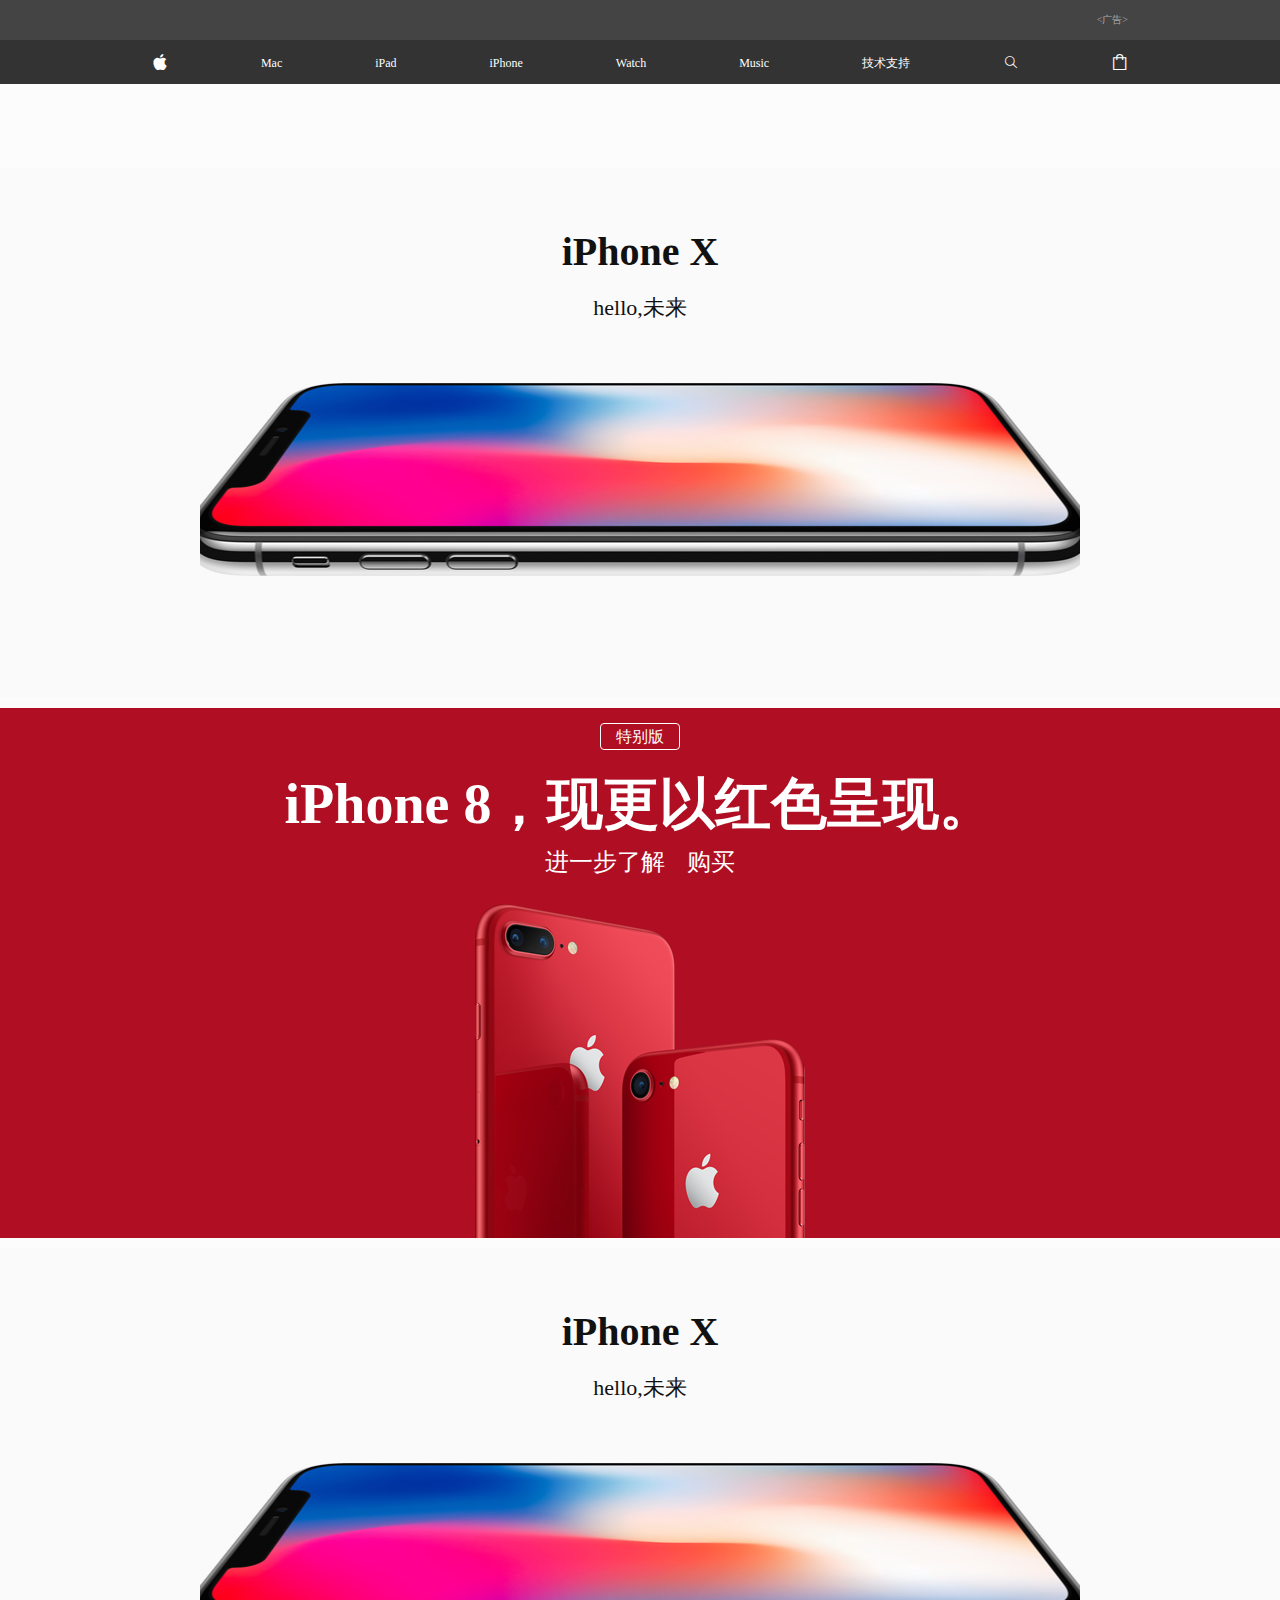
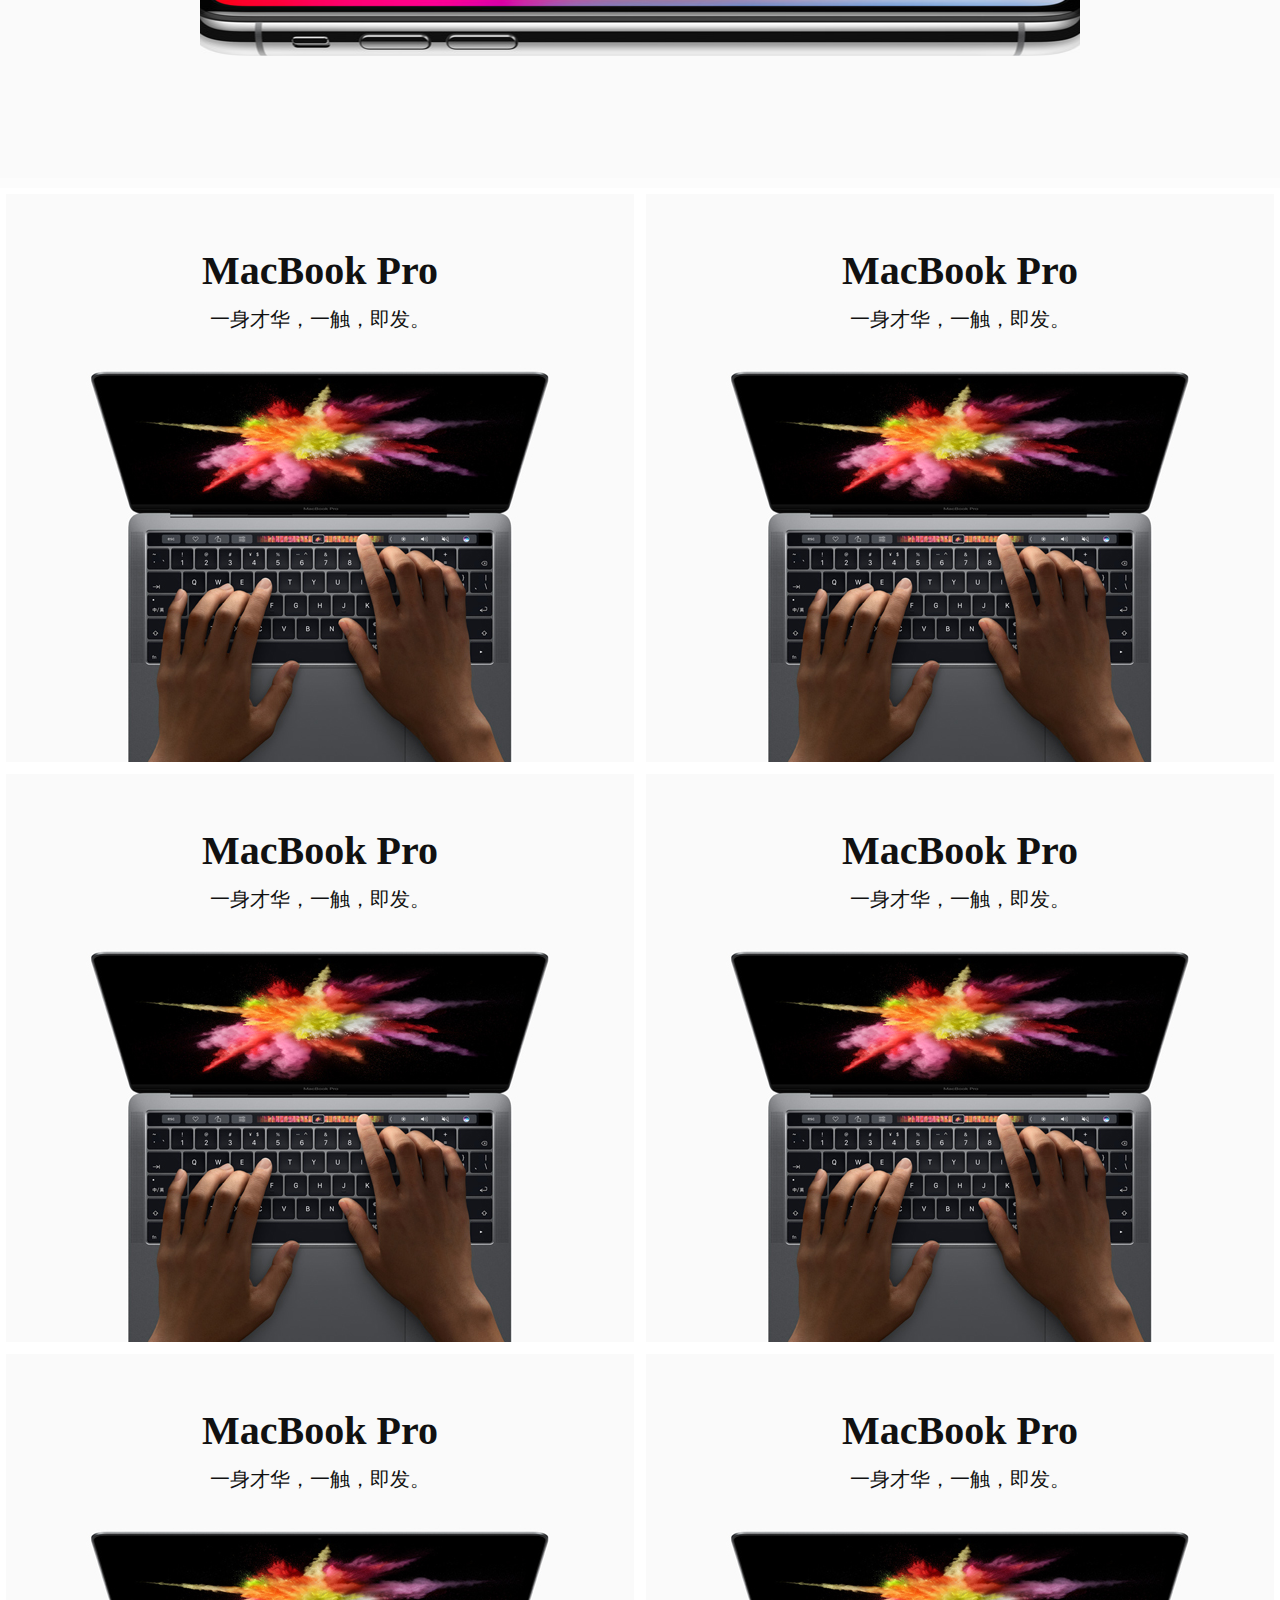
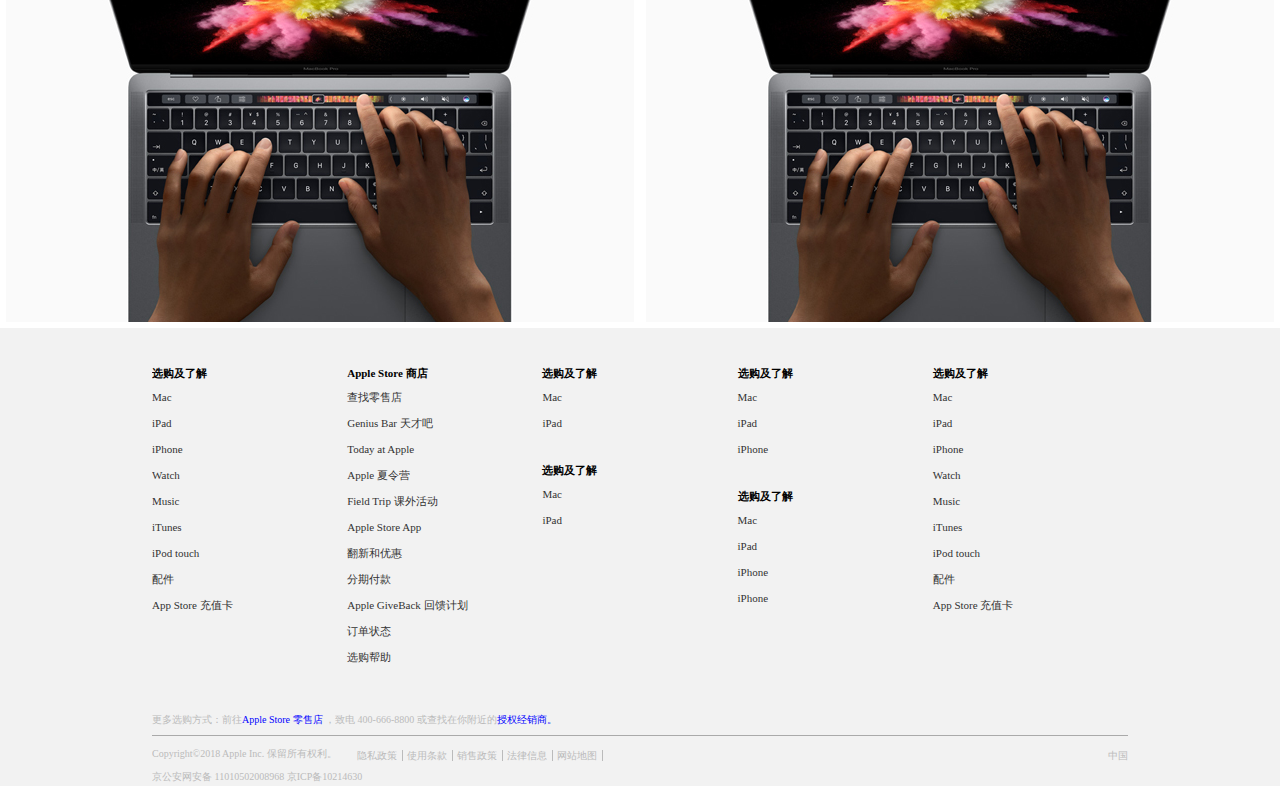
<file: index.html>
<!DOCTYPE html>
<html lang="en">
    <head>
        <meta charset="utf-8">
        <link rel="stylesheet" href="css/index.css">
        <link rel="stylesheet" href="font/iconfont.css">
		<script src="js/index.js"></script>
		<script src="js/jquery-3.3.1.min.js"></script>

        <title>苹果</title>
    </head>
    <body>
    <!-- 顶部开始 -->
		<div class="ding">
			<div class="neik">
				<h3>&lt;广告&gt;</h3>
			</div>
		</div>
	<!-- 顶部结束 -->
	<!-- 导航开始 -->
		<nav class="max">
			<ul>
				<li><a href=""><i class="iconfont icon-pingguologo"></i></a></li>
				<li><a href="">Mac</a></li>
				<li><a href="">iPad</a></li>
				<li><a href="">iPhone</a></li>
				<li><a href="">Watch</a></li>
				<li><a href="">Music</a></li>
				<li><a href="">技术支持</a></li>
				<li><a href=""><i class="iconfont icon-suosou"></i></a></li>
				<li><a href=""><i class="iconfont icon-gouwudai"></i></a></li>
			</ul>
		</nav>
		<nav class="min">
			<ul>
				<li><a href=""><i class="iconfont icon-liebiao"></i></a></li>
				<li><a href=""><i class="iconfont icon-pingguologo"></i></a></li>
				<li><a href=""><i class="iconfont icon-suosou"></i></a></li>
			</ul>
		</nav>
	<!-- 导航结束 -->
	<!-- 内容开始 -->
	<section>
		<ul class="iphonex">
			<li class="large">
				<a href="">
					<h1>iPhone X</h1>
					<h2>hello,未来</h2>
					<div class="pic"></div>
				</a>
			</li>
			<li class="medium">
				<a href="">
					<h1>iPhone X</h1>
					<h2>hello,未来</h2>
					<div class="pic"></div>
				</a>
			</li>
			<li class="small">
				<a href="">
					<h1>iPhone X</h1>
					<h2>hello,未来</h2>
					<div class="pic"></div>
				</a>
			</li>
		</ul>
		<ul class="iphone8">
			<li class="large">
				<div class="word">
					<span>特别版</span>
					<h3>iPhone 8，现更以红色呈现。</h3>
					<div class="lianjie">
						<a href="">进一步了解<i class="iconfont"></i>&nbsp;&nbsp;&nbsp;</a>
						<a href="">购买<i class="iconfont"></i></a>
					</div>
				</div>
				<div class="pic"></div>	
			</li>
			<li class="medium">
				<div class="word">
					<span>特别版</span>
					<h3>iPhone 8，现更以红色呈现。</h3>
					<div class="lianjie">
						<a href="">进一步了解<i class="iconfont"></i>&nbsp;&nbsp;&nbsp;</a>
						<a href="">购买<i class="iconfont"></i></a>
					</div>
				</div>
				<div class="pic"></div>	
			</li>
			<li class="small">
				<div class="word">
					<span>特别版</span>
					<h3>iPhone 8，</h3>
					<h4>现更以红色呈现。</h4>
					<div class="lianjie">
						<a href="">进一步了解<i class="iconfont"></i>&nbsp;&nbsp;&nbsp;</a>
						<a href="">购买<i class="iconfont"></i></a>
					</div>
				</div>
				<div class="pic"></div>	
			</li>
		</ul>
		<ul class="iphonex">
			<li class="large">
				<a href="">
					<h1>iPhone X</h1>
					<h2>hello,未来</h2>
					<div class="pic"></div>
				</a>
			</li>
			<li class="medium">
				<a href="">
					<h1>iPhone X</h1>
					<h2>hello,未来</h2>
					<div class="pic"></div>
				</a>
			</li>
			<li class="small">
				<a href="">
					<h1>iPhone X</h1>
					<h2>hello,未来</h2>
					<div class="pic"></div>
				</a>
			</li>
		</ul>
	</section>
	<div class="large">
		<ul class="macbook">
				<li>
					<a href="">
						<div class="word">
							<h3>MacBook&nbsp;Pro</h3>
							<h4>一身才华，一触，即发。</h4>
						</div>
						<h3 class="pic1"></h3>
					</a>
				</li>
				<li>
					<a href="">
						<div class="word">
							<h3>MacBook&nbsp;Pro</h3>
							<h4>一身才华，一触，即发。</h4>
							<h3 class="pic1"></h3>
						</div>
						
					</a>
				</li>
				<li>
					<a href="">
						<div class="word">
							<h3>MacBook&nbsp;Pro</h3>
							<h4>一身才华，一触，即发。</h4>
							<h3 class="pic1"></h3>
						</div>
					</a>
				</li>
				<li>
					<a href="">
						<div class="word">
							<h3>MacBook&nbsp;Pro</h3>
							<h4>一身才华，一触，即发。</h4>
							<h3 class="pic1"></h3>
						</div>
					</a>
				</li>
				<li>
					<a href="">
						<div class="word">
							<h3>MacBook&nbsp;Pro</h3>
							<h4>一身才华，一触，即发。</h4>
							<h3 class="pic1"></h3>
						</div>
					</a>
				</li>
				<li>
					<a href="">
						<div class="word">
							<h3>MacBook&nbsp;Pro</h3>
							<h4>一身才华，一触，即发。</h4>
							<h3 class="pic1"></h3>
						</div>
					</a>
				</li>
		</ul>
	</div>
	<div class="medium">
		<ul class="macbook">
				<li>
					<a href="">
						<div class="word">
							<h3>MacBook&nbsp;Pro</h3>
							<h4>一身才华，一触，即发。</h4>
						</div>
						<div class="pic1"></div>
					</a>
				</li>
				<li>
					<a href="">
						<div class="word">
							<h3>MacBook&nbsp;Pro</h3>
							<h4>一身才华，一触，即发。</h4>
						</div>
						<div class="pic1"></div>
					</a>
				</li>
				<li>
					<a href="">
						<div class="word">
							<h3>MacBook&nbsp;Pro</h3>
							<h4>一身才华，一触，即发。</h4>
						</div>
						<div class="pic1"></div>
					</a>
				</li>
				<li>
					<a href="">
						<div class="word">
							<h3>MacBook&nbsp;Pro</h3>
							<h4>一身才华，一触，即发。</h4>
						</div>
						<div class="pic1"></div>
					</a>
				</li>
				<li>
					<a href="">
						<div class="word">
							<h3>MacBook&nbsp;Pro</h3>
							<h4>一身才华，一触，即发。</h4>
						</div>
						<div class="pic1"></div>
					</a>
				</li>
				<li>
					<a href="">
						<div class="word">
							<h3>MacBook&nbsp;Pro</h3>
							<h4>一身才华，一触，即发。</h4>
						</div>
						<div class="pic1"></div>
					</a>
				</li>
		</ul>
	</div>
	<div class="small">
		<ul class="macbook">
				<li>
					<a href="">
						<div class="word">
							<h3>MacBook&nbsp;Pro</h3>
							<h4>一身才华，一触，即发。</h4>
						</div>
						<div class="pic1"></div>
					</a>
				</li>
				<li>
					<a href="">
						<div class="word">
							<h3>MacBook&nbsp;Pro</h3>
							<h4>一身才华，一触，即发。</h4>
						</div>
						<div class="pic1"></div>
					</a>
				</li>
				<li>
					<a href="">
						<div class="word">
							<h3>MacBook&nbsp;Pro</h3>
							<h4>一身才华，一触，即发。</h4>
						</div>
						<div class="pic1"></div>
					</a>
				</li>
				<li>
					<a href="">
						<div class="word">
							<h3>MacBook&nbsp;Pro</h3>
							<h4>一身才华，一触，即发。</h4>
						</div>
						<div class="pic1"></div>
					</a>
				</li>
				<li>
					<a href="">
						<div class="word">
							<h3>MacBook&nbsp;Pro</h3>
							<h4>一身才华，一触，即发。</h4>
						</div>
						<div class="pic1"></div>
					</a>
				</li>
				<li>
					<a href="">
						<div class="word">
							<h3>MacBook&nbsp;Pro</h3>
							<h4>一身才华，一触，即发。</h4>
						</div>
						<div class="pic1"></div>
					</a>
				</li>
		</ul>
	</div>
	<!-- 内容结束 -->
	<!-- 底部开始 -->
	<footer>
		<div class="dineikuan">
			<div class="fenbu">
			<div class="list1">
				<h3>选购及了解</h3>
				<ul>
					<li><a href="">Mac</a></li>
					<li><a href="">iPad</a></li>
					<li><a href="">iPhone</a></li>
					<li><a href="">Watch</a></li>
					<li><a href="">Music</a></li>
					<li><a href="">iTunes</a></li>
					<li><a href="">iPod touch</a></li>
					<li><a href="">配件</a></li>
					<li><a href="">App Store 充值卡</a></li>
				</ul>
			</div>
			<div class="list1">
				<h3>Apple Store 商店</h3>
				<ul>
					<li><a href="">查找零售店</a></li>
					<li><a href="">Genius Bar 天才吧</a></li>
					<li><a href="">Today at Apple</a></li>
					<li><a href="">Apple 夏令营</a></li>
					<li><a href="">Field Trip 课外活动</a></li>
					<li><a href="">Apple Store App</a></li>
					<li><a href="">翻新和优惠</a></li>
					<li><a href="">分期付款</a></li>
					<li><a href="">Apple GiveBack 回馈计划</a>
					</li>
					<li><a href="">订单状态</a></li>
					<li><a href="">选购帮助</a></li>
				</ul>
			</div>
			<div class="list1">
				<h3>选购及了解</h3>
				<ul>
					<li><a href="">Mac</a></li>
					<li><a href="">iPad</a></li>
				</ul>
				<div class="jiange"></div>
				<h3>选购及了解</h3>
				<ul>
					<li><a href="">Mac</a></li>
					<li><a href="">iPad</a></li>
				</ul>
			</div>
			<div class="list1">
				<h3>选购及了解</h3>
				<ul>
					<li><a href="">Mac</a></li>
					<li><a href="">iPad</a></li>
					<li><a href="">iPhone</a></li>
				</ul>
				<div class="jiange"></div>
				<h3>选购及了解</h3>
				<ul>
					<li><a href="">Mac</a></li>
					<li><a href="">iPad</a></li>
					<li><a href="">iPhone</a></li>
					<li><a href="">iPhone</a></li>

				</ul>
			</div>
			<div class="list1">
				<h3>选购及了解</h3>
				<ul>
					<li><a href="">Mac</a></li>
					<li><a href="">iPad</a></li>
					<li><a href="">iPhone</a></li>
					<li><a href="">Watch</a></li>
					<li><a href="">Music</a></li>
					<li><a href="">iTunes</a></li>
					<li><a href="">iPod touch</a></li>
					<li><a href="">配件</a></li>
					<li><a href="">App Store 充值卡</a></li>
				</ul>
			</div>
			</div>
		
			<div class="zi">
				<p class="firstword">
					更多选购方式：前往<a href="">Apple Store 零售店</a> ，致电 400-666-8800 或查找在你附近的<a href="">授权经销商。</a>
				</p>
				<div class="zixia">
					<span class="banquan">
						Copyright&copy;2018 Apple Inc. 保留所有权利。
					</span>
					<div class="xiangguanlainjie">
						<a href="">隐私政策</a>
						<a href="">使用条款</a>
						<a href="">销售政策</a>
						<a href="">法律信息</a>
						<a href="">网站地图</a>
					</div>
					<div class="country">
						<a href="">中国</a>
					</div>
					
				</div>
				<div class="second">
				<p >
						京公安网安备 11010502008968 <a href="">京ICP备10214630</a>
				</p>
				</div>
			</div>
		</div>
		<div class="dineikuan2">
			<div class="biao">
				选购与了解<i class="iconfont icon-jia"></i>

			</div>
			<ul>
				<li><a href="">Mac</a></li>
				<li><a href="">iPad</a></li>
				<li><a href="">iPhone</a></li>
				<li><a href="">Watch</a></li>
				<li><a href="">Music</a></li>
				<li><a href="">iTunes</a></li>
				<li><a href="">iPod touch</a></li>
				<li><a href="">配件</a></li>
				<li><a href="">App Store 充值卡</a></li>
			</ul>
		 	<div class="biao">
				选购与了解<i class="iconfont icon-jia"></i>
			</div>
			<ul>
				<li><a href="">Mac</a></li>
				<li><a href="">iPad</a></li>
				<li><a href="">iPhone</a></li>
				<li><a href="">iPhone</a></li>

			</ul>
			<div class="biao">
				选购与了解<i class="iconfont icon-jia"></i>
			</div>
			<ul>
				<li><a href="">Mac</a></li>
				<li><a href="">iPad</a></li>
				<li><a href="">iPhone</a></li>
				<li><a href="">iPhone</a></li>

			</ul>
			<div class="biao">
				选购与了解<i class="iconfont icon-jia"></i>
			</div>
			<ul>
				<li><a href="">Mac</a></li>
				<li><a href="">iPad</a></li>
				<li><a href="">iPhone</a></li>
				<li><a href="">iPhone</a></li>

			</ul>
			<div class="biao">
				选购与了解<i class="iconfont icon-jia"></i>
			</div>
			<ul>
				<li><a href="">Mac</a></li>
				<li><a href="">iPad</a></li>
				<li><a href="">iPhone</a></li>
				<li><a href="">iPhone</a></li>

			</ul>
			<div class="biao">
				选购与了解<i class="iconfont icon-jia"></i>
			</div>
			<ul>
				<li><a href="">Mac</a></li>
				<li><a href="">iPad</a></li>
				<li><a href="">iPhone</a></li>
				<li><a href="">iPhone</a></li>

			</ul>
			<div class="biao">
				选购与了解<i class="iconfont icon-jia"></i>
			</div>
			<ul>
				<li><a href="">Mac</a></li>
				<li><a href="">iPad</a></li>
				<li><a href="">iPhone</a></li>
				<li><a href="">iPhone</a></li>

			</ul>
			<div class="zi">
				<p class="firstword">
					更多选购方式：前往<a href="">Apple Store 零售店</a> ，致电 400-666-8800 或查找在你附近的<a href="">授权经销商。</a>
				</p>
				<div class="country">
                	<a href="">中国</a>
				</div>
				<div class="zixia">
					<span class="banquan">
						Copyright&copy;2018 Apple Inc. 保留所有权利。
					</span>
					<div class="xiangguanlainjie">
						<a href="">隐私政策</a>
						<a href="">使用条款</a>
						<a href="">销售政策</a>
						<a href="">法律信息</a>
						<a href="">网站地图</a>
					</div>
					
					
				</div>
				<div class="second">
				<p >
						京公安网安备 11010502008968 <a href="">京ICP备10214630</a>
				</p>
				</div>
			</div>
		</div>

	</footer>
	<!-- 底部结束 -->
    </body>
</html>
<script>
    $(function () {
        let flag=true;
        for (let i = 0; i < $(".biao i").length; i++) {
            $(".biao i").eq(i).on("click", function () {
                if(flag){
                    open();
                    flag=false;
                }
                else {
                    close();
                    flag=true;
                }
                $(".dineikuan2>ul").eq(i).toggle();
            })
            function open() {
                $(".biao i").eq(i).css({transform:"rotate(45deg)"});
            }
            function close() {
                $(".biao i").eq(i).css({transform:"rotate(0deg)"});
            }
        }
    });




</script>
</file>
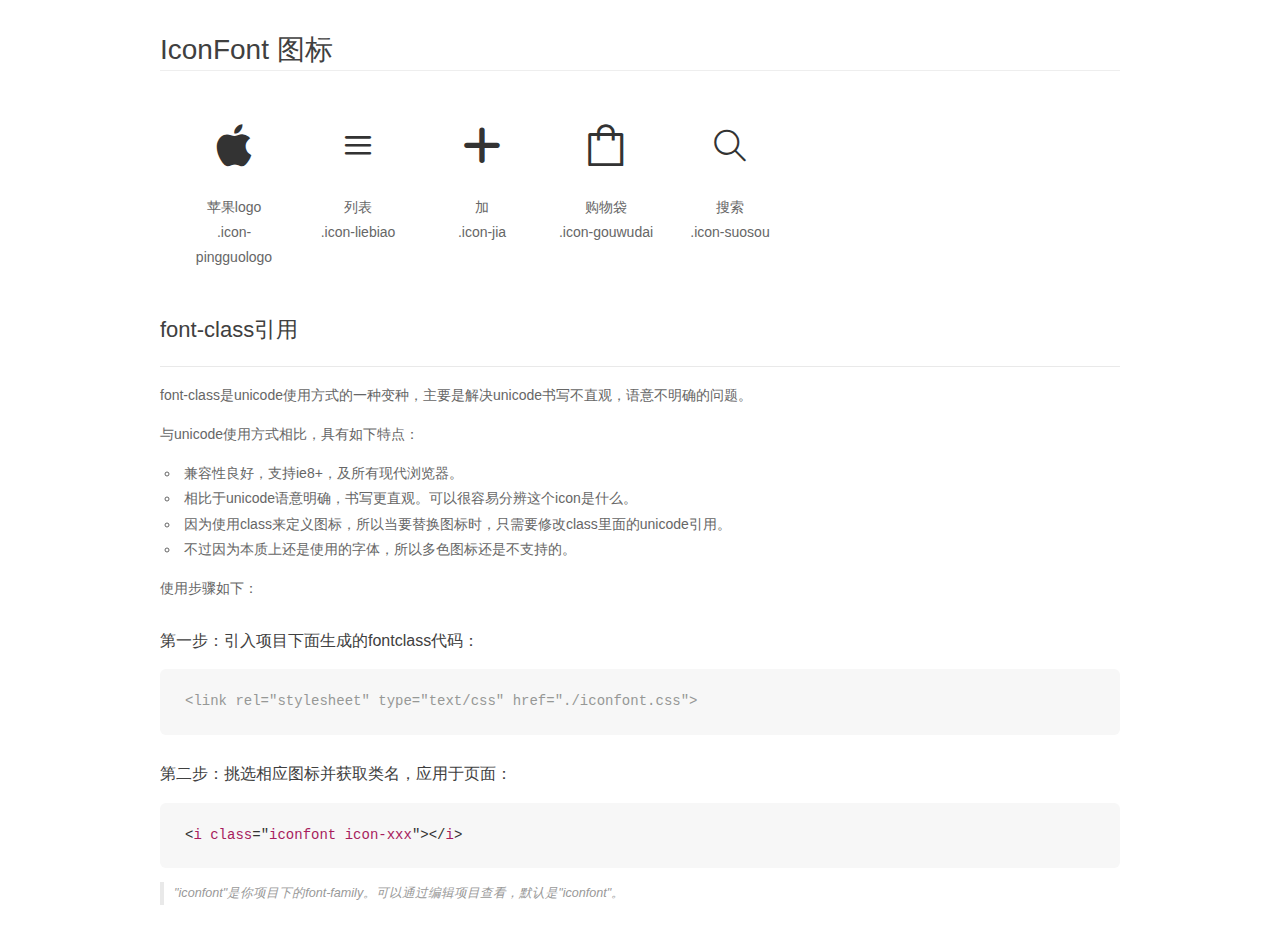
<file: font/demo_fontclass.html>
<!DOCTYPE html>
<html>
<head>
    <meta charset="utf-8"/>
    <title>IconFont</title>
    <link rel="stylesheet" href="demo.css">
    <link rel="stylesheet" href="iconfont.css">
</head>
<body>
    <div class="main markdown">
        <h1>IconFont 图标</h1>
        <ul class="icon_lists clear">
            
                <li>
                <i class="icon iconfont icon-pingguologo"></i>
                    <div class="name">苹果logo</div>
                    <div class="fontclass">.icon-pingguologo</div>
                </li>
            
                <li>
                <i class="icon iconfont icon-liebiao"></i>
                    <div class="name">列表</div>
                    <div class="fontclass">.icon-liebiao</div>
                </li>
            
                <li>
                <i class="icon iconfont icon-jia"></i>
                    <div class="name">加</div>
                    <div class="fontclass">.icon-jia</div>
                </li>
            
                <li>
                <i class="icon iconfont icon-gouwudai"></i>
                    <div class="name">购物袋</div>
                    <div class="fontclass">.icon-gouwudai</div>
                </li>
            
                <li>
                <i class="icon iconfont icon-suosou"></i>
                    <div class="name">搜索</div>
                    <div class="fontclass">.icon-suosou</div>
                </li>
            
        </ul>

        <h2 id="font-class-">font-class引用</h2>
        <hr>

        <p>font-class是unicode使用方式的一种变种，主要是解决unicode书写不直观，语意不明确的问题。</p>
        <p>与unicode使用方式相比，具有如下特点：</p>
        <ul>
        <li>兼容性良好，支持ie8+，及所有现代浏览器。</li>
        <li>相比于unicode语意明确，书写更直观。可以很容易分辨这个icon是什么。</li>
        <li>因为使用class来定义图标，所以当要替换图标时，只需要修改class里面的unicode引用。</li>
        <li>不过因为本质上还是使用的字体，所以多色图标还是不支持的。</li>
        </ul>
        <p>使用步骤如下：</p>
        <h3 id="-fontclass-">第一步：引入项目下面生成的fontclass代码：</h3>


        <pre><code class="lang-js hljs javascript"><span class="hljs-comment">&lt;link rel="stylesheet" type="text/css" href="./iconfont.css"&gt;</span></code></pre>
        <h3 id="-">第二步：挑选相应图标并获取类名，应用于页面：</h3>
        <pre><code class="lang-css hljs">&lt;<span class="hljs-selector-tag">i</span> <span class="hljs-selector-tag">class</span>="<span class="hljs-selector-tag">iconfont</span> <span class="hljs-selector-tag">icon-xxx</span>"&gt;&lt;/<span class="hljs-selector-tag">i</span>&gt;</code></pre>
        <blockquote>
        <p>"iconfont"是你项目下的font-family。可以通过编辑项目查看，默认是"iconfont"。</p>
        </blockquote>
    </div>
</body>
</html>
</file>
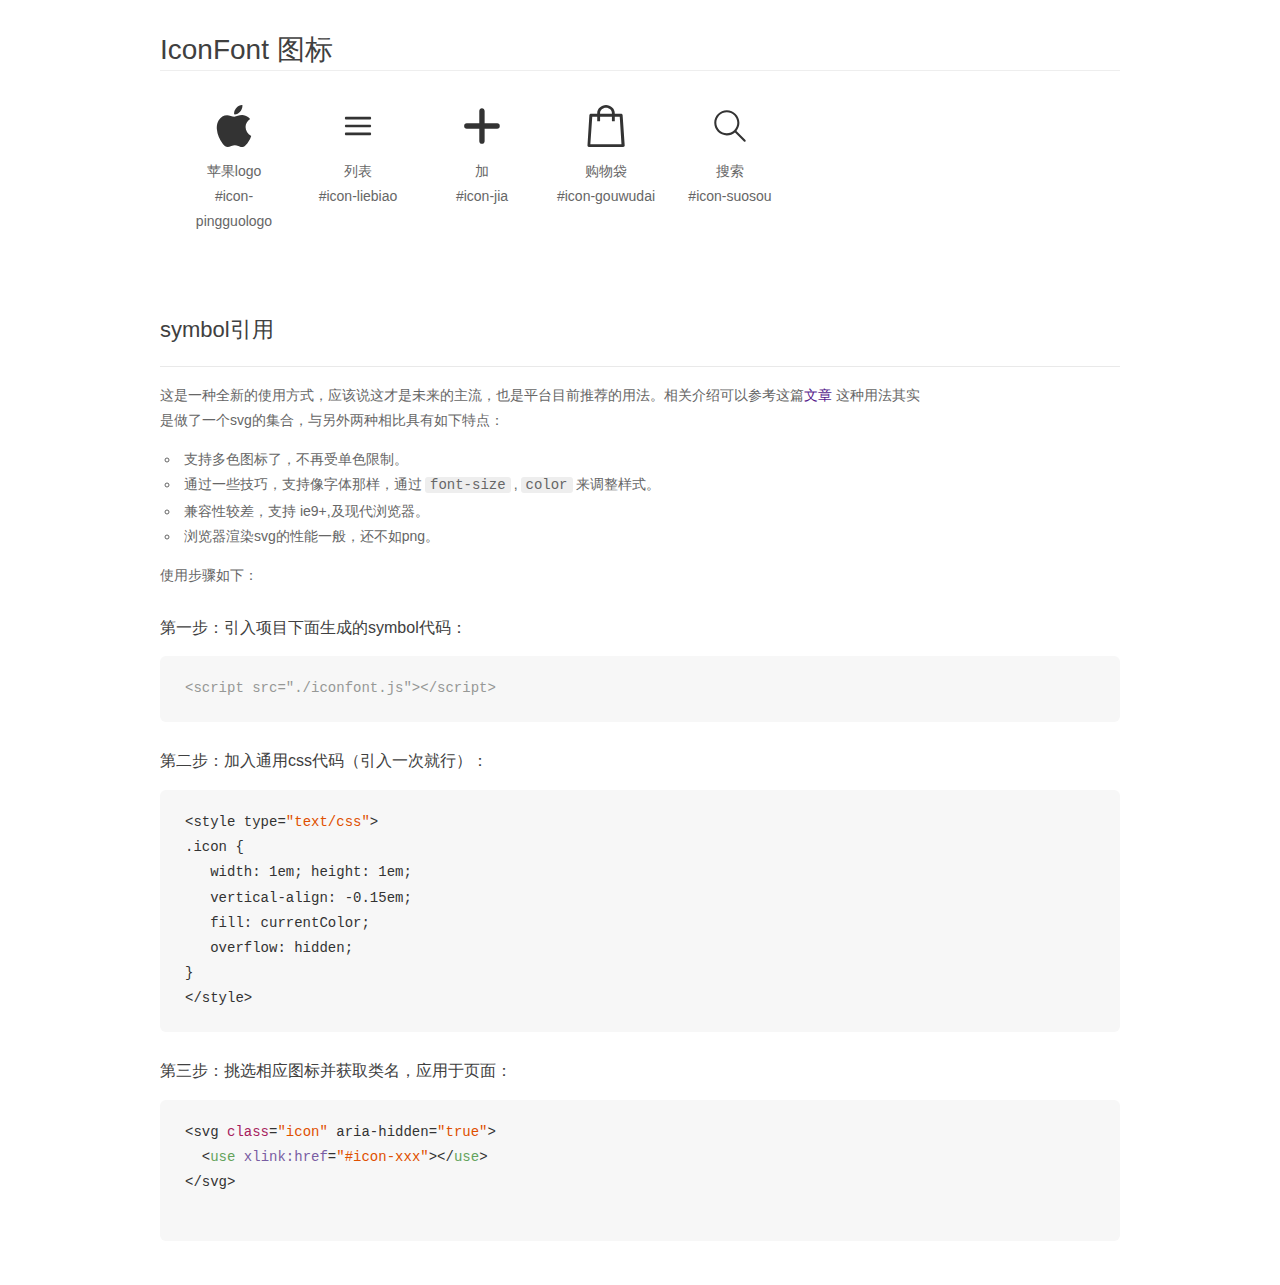
<file: font/demo_symbol.html>
<!DOCTYPE html>
<html>
<head>
    <meta charset="utf-8"/>
    <title>IconFont</title>
    <link rel="stylesheet" href="demo.css">
    <script src="iconfont.js"></script>

    <style type="text/css">
        .icon {
          /* 通过设置 font-size 来改变图标大小 */
          width: 1em; height: 1em;
          /* 图标和文字相邻时，垂直对齐 */
          vertical-align: -0.15em;
          /* 通过设置 color 来改变 SVG 的颜色/fill */
          fill: currentColor;
          /* path 和 stroke 溢出 viewBox 部分在 IE 下会显示
             normalize.css 中也包含这行 */
          overflow: hidden;
        }

    </style>
</head>
<body>
    <div class="main markdown">
        <h1>IconFont 图标</h1>
        <ul class="icon_lists clear">
            
                <li>
                    <svg class="icon" aria-hidden="true">
                        <use xlink:href="#icon-pingguologo"></use>
                    </svg>
                    <div class="name">苹果logo</div>
                    <div class="fontclass">#icon-pingguologo</div>
                </li>
            
                <li>
                    <svg class="icon" aria-hidden="true">
                        <use xlink:href="#icon-liebiao"></use>
                    </svg>
                    <div class="name">列表</div>
                    <div class="fontclass">#icon-liebiao</div>
                </li>
            
                <li>
                    <svg class="icon" aria-hidden="true">
                        <use xlink:href="#icon-jia"></use>
                    </svg>
                    <div class="name">加</div>
                    <div class="fontclass">#icon-jia</div>
                </li>
            
                <li>
                    <svg class="icon" aria-hidden="true">
                        <use xlink:href="#icon-gouwudai"></use>
                    </svg>
                    <div class="name">购物袋</div>
                    <div class="fontclass">#icon-gouwudai</div>
                </li>
            
                <li>
                    <svg class="icon" aria-hidden="true">
                        <use xlink:href="#icon-suosou"></use>
                    </svg>
                    <div class="name">搜索</div>
                    <div class="fontclass">#icon-suosou</div>
                </li>
            
        </ul>


        <h2 id="symbol-">symbol引用</h2>
        <hr>

        <p>这是一种全新的使用方式，应该说这才是未来的主流，也是平台目前推荐的用法。相关介绍可以参考这篇<a href="">文章</a>
        这种用法其实是做了一个svg的集合，与另外两种相比具有如下特点：</p>
        <ul>
          <li>支持多色图标了，不再受单色限制。</li>
          <li>通过一些技巧，支持像字体那样，通过<code>font-size</code>,<code>color</code>来调整样式。</li>
          <li>兼容性较差，支持 ie9+,及现代浏览器。</li>
          <li>浏览器渲染svg的性能一般，还不如png。</li>
        </ul>
        <p>使用步骤如下：</p>
        <h3 id="-symbol-">第一步：引入项目下面生成的symbol代码：</h3>
        <pre><code class="lang-js hljs javascript"><span class="hljs-comment">&lt;script src="./iconfont.js"&gt;&lt;/script&gt;</span></code></pre>
        <h3 id="-css-">第二步：加入通用css代码（引入一次就行）：</h3>
        <pre><code class="lang-js hljs javascript">&lt;style type=<span class="hljs-string">"text/css"</span>&gt;
.icon {
   width: <span class="hljs-number">1</span>em; height: <span class="hljs-number">1</span>em;
   vertical-align: <span class="hljs-number">-0.15</span>em;
   fill: currentColor;
   overflow: hidden;
}
&lt;<span class="hljs-regexp">/style&gt;</span></code></pre>
        <h3 id="-">第三步：挑选相应图标并获取类名，应用于页面：</h3>
        <pre><code class="lang-js hljs javascript">&lt;svg <span class="hljs-class"><span class="hljs-keyword">class</span></span>=<span class="hljs-string">"icon"</span> aria-hidden=<span class="hljs-string">"true"</span>&gt;<span class="xml"><span class="hljs-tag">
  &lt;<span class="hljs-name">use</span> <span class="hljs-attr">xlink:href</span>=<span class="hljs-string">"#icon-xxx"</span>&gt;</span><span class="hljs-tag">&lt;/<span class="hljs-name">use</span>&gt;</span>
</span>&lt;<span class="hljs-regexp">/svg&gt;
        </span></code></pre>
    </div>
</body>
</html>
</file>
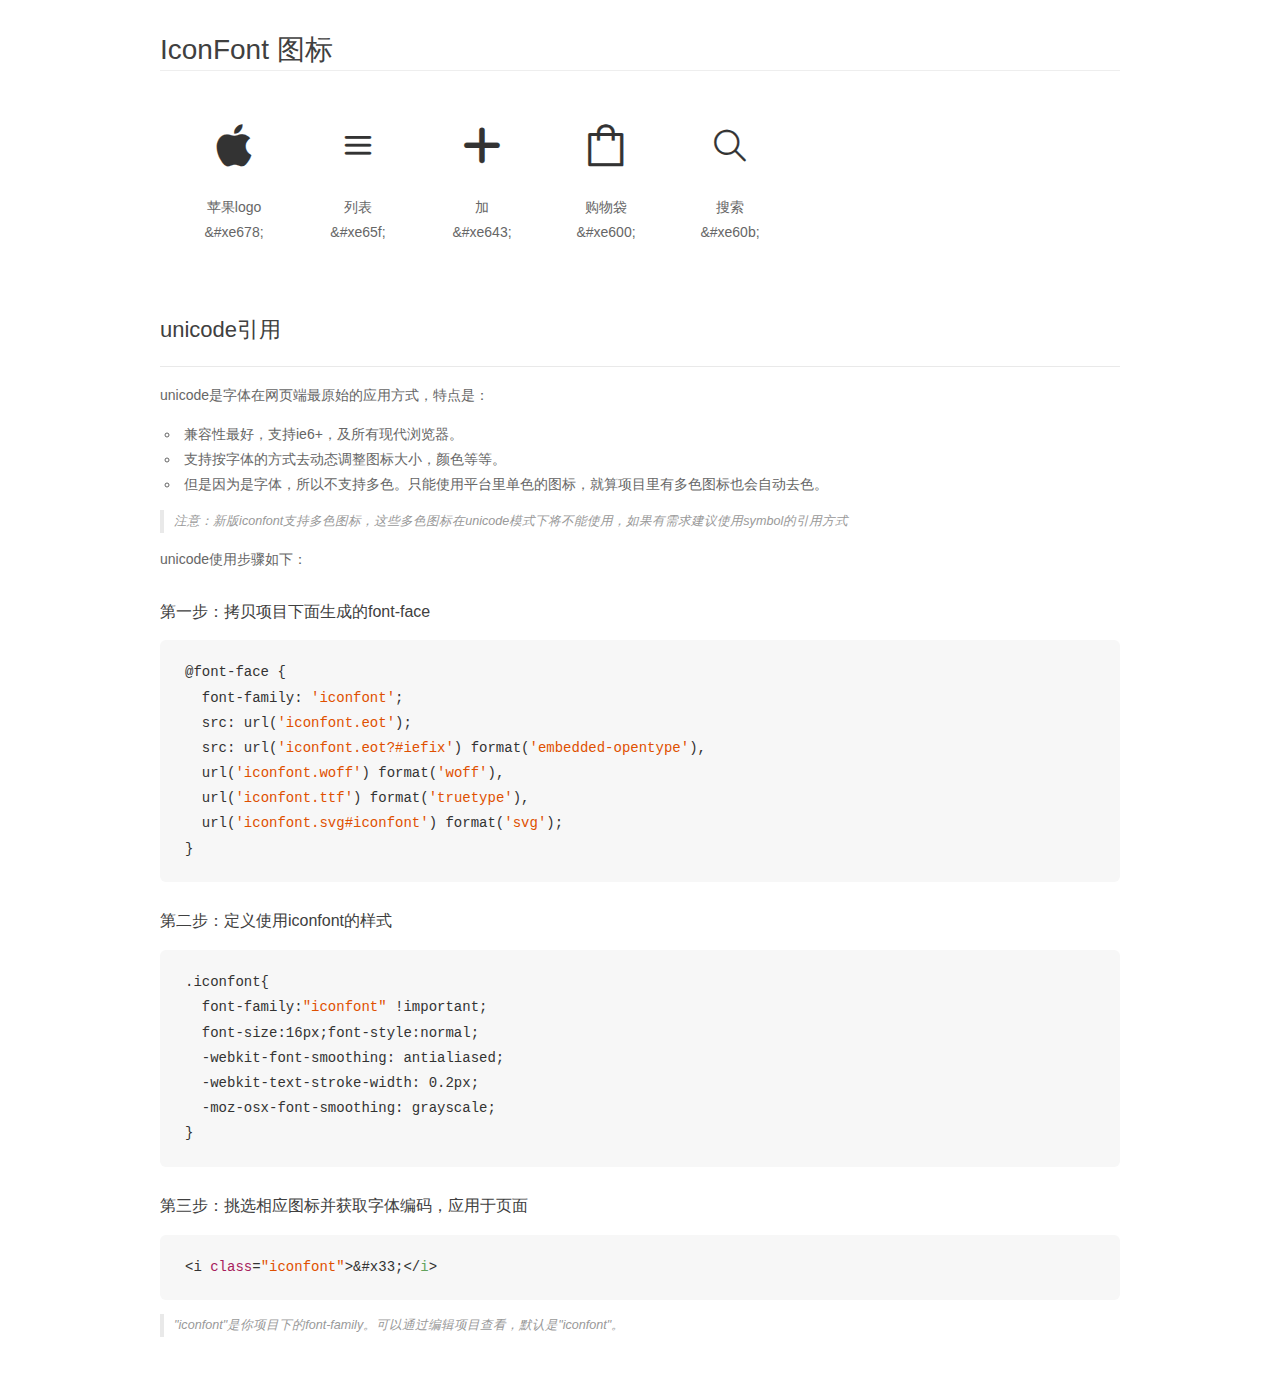
<file: font/demo_unicode.html>
<!DOCTYPE html>
<html>
<head>
    <meta charset="utf-8"/>
    <title>IconFont</title>
    <link rel="stylesheet" href="demo.css">

    <style type="text/css">

        @font-face {font-family: "iconfont";
          src: url('iconfont.eot'); /* IE9*/
          src: url('iconfont.eot#iefix') format('embedded-opentype'), /* IE6-IE8 */
          url('iconfont.woff') format('woff'), /* chrome, firefox */
          url('iconfont.ttf') format('truetype'), /* chrome, firefox, opera, Safari, Android, iOS 4.2+*/
          url('iconfont.svg#iconfont') format('svg'); /* iOS 4.1- */
        }

        .iconfont {
          font-family:"iconfont" !important;
          font-size:16px;
          font-style:normal;
          -webkit-font-smoothing: antialiased;
          -webkit-text-stroke-width: 0.2px;
          -moz-osx-font-smoothing: grayscale;
        }

    </style>
</head>
<body>
    <div class="main markdown">
        <h1>IconFont 图标</h1>
        <ul class="icon_lists clear">
            
                <li>
                <i class="icon iconfont">&#xe678;</i>
                    <div class="name">苹果logo</div>
                    <div class="code">&amp;#xe678;</div>
                </li>
            
                <li>
                <i class="icon iconfont">&#xe65f;</i>
                    <div class="name">列表</div>
                    <div class="code">&amp;#xe65f;</div>
                </li>
            
                <li>
                <i class="icon iconfont">&#xe643;</i>
                    <div class="name">加</div>
                    <div class="code">&amp;#xe643;</div>
                </li>
            
                <li>
                <i class="icon iconfont">&#xe600;</i>
                    <div class="name">购物袋</div>
                    <div class="code">&amp;#xe600;</div>
                </li>
            
                <li>
                <i class="icon iconfont">&#xe60b;</i>
                    <div class="name">搜索</div>
                    <div class="code">&amp;#xe60b;</div>
                </li>
            
        </ul>
        <h2 id="unicode-">unicode引用</h2>
        <hr>

        <p>unicode是字体在网页端最原始的应用方式，特点是：</p>
        <ul>
        <li>兼容性最好，支持ie6+，及所有现代浏览器。</li>
        <li>支持按字体的方式去动态调整图标大小，颜色等等。</li>
        <li>但是因为是字体，所以不支持多色。只能使用平台里单色的图标，就算项目里有多色图标也会自动去色。</li>
        </ul>
        <blockquote>
        <p>注意：新版iconfont支持多色图标，这些多色图标在unicode模式下将不能使用，如果有需求建议使用symbol的引用方式</p>
        </blockquote>
        <p>unicode使用步骤如下：</p>
        <h3 id="-font-face">第一步：拷贝项目下面生成的font-face</h3>
        <pre><code class="lang-js hljs javascript">@font-face {
  font-family: <span class="hljs-string">'iconfont'</span>;
  src: url(<span class="hljs-string">'iconfont.eot'</span>);
  src: url(<span class="hljs-string">'iconfont.eot?#iefix'</span>) format(<span class="hljs-string">'embedded-opentype'</span>),
  url(<span class="hljs-string">'iconfont.woff'</span>) format(<span class="hljs-string">'woff'</span>),
  url(<span class="hljs-string">'iconfont.ttf'</span>) format(<span class="hljs-string">'truetype'</span>),
  url(<span class="hljs-string">'iconfont.svg#iconfont'</span>) format(<span class="hljs-string">'svg'</span>);
}
</code></pre>
        <h3 id="-iconfont-">第二步：定义使用iconfont的样式</h3>
        <pre><code class="lang-js hljs javascript">.iconfont{
  font-family:<span class="hljs-string">"iconfont"</span> !important;
  font-size:<span class="hljs-number">16</span>px;font-style:normal;
  -webkit-font-smoothing: antialiased;
  -webkit-text-stroke-width: <span class="hljs-number">0.2</span>px;
  -moz-osx-font-smoothing: grayscale;
}
</code></pre>
        <h3 id="-">第三步：挑选相应图标并获取字体编码，应用于页面</h3>
        <pre><code class="lang-js hljs javascript">&lt;i <span class="hljs-class"><span class="hljs-keyword">class</span></span>=<span class="hljs-string">"iconfont"</span>&gt;&amp;#x33;<span class="xml"><span class="hljs-tag">&lt;/<span class="hljs-name">i</span>&gt;</span></span></code></pre>

        <blockquote>
        <p>"iconfont"是你项目下的font-family。可以通过编辑项目查看，默认是"iconfont"。</p>
        </blockquote>
    </div>


</body>
</html>
</file>
<file: css/index.css>
@import url(base.css);
/* 顶部开始 */

.ding{
	width: 100%;
	height: 40px;
	background: #444;
	overflow: hidden;
}
.neik{
	height: 100%;
	margin: 0 auto;
	display: flex;
	justify-content: flex-end;
	align-items: center;
	
}
.neik h3{
	font-size: 10px;
	color: #a8a8aa;
}
/* 顶部结束 */
/* 导航开始 */
nav{
	width: 100%;
	height: 44px;
	background: #333;
}
nav ul{
	height: 100%;
	margin: 0 auto;
	display: flex;
	justify-content: space-between;
	align-items: center;
}
nav ul a{
	font-size: 12px;
	color: #fff;
}
nav ul a i.icontfont{
	display: block;
	font-size: 14px;
	color: #fff;
}
nav ul a i:hover{
	color: rgba(0, 0, 0, 0.3);
}
/* 导航结束 */
/* 内容开始 */
section{
	width: 100%;
	height: auto;
	margin-top: 84px;
}
section ul{
	width: 100%;
}
section .iphonex li{
	width: 100%;
	height: 530px;
	background: #fafafa;
	overflow: hidden;
	margin-bottom: 10px;
}
section .iphonex li a{
	display: block;
	color: #111;
	width: 100%;
	height: 100%;
	text-align: center;
	position: relative;
	overflow: hidden;
}
.large h1{
	font-size: 40px;
	margin: 64px 0 25px 0;
	font-weight: bold;
}
.large h2{
	font-size: 22px;
}
.large .pic{
	width: 880px;
	height: 194px;
	bottom: 122px;
	background: url('../img/iphone_x_large.jpg') no-repeat center/cover;
	position: absolute;
	left: 0;
	right: 0;
	margin: 0 auto;
}
.medium h1{
	font-size: 33px;
	line-height: 49px;
	margin: 49px 0 21px 0;
	font-weight: bold;
}
.medium h2{
	font-size: 20px;
}
.medium .pic{
	width: 704px;
	height: 148px;
	bottom: 158px;
	background: url('../img/iphone_x_medium.jpg') no-repeat center/cover;
	position: absolute;
	left: 0;
	right: 0;
	margin: 0 auto;
}
.small h1{
	font-size: 25px;
	line-height: 46px;
	margin: 46px 0 16px 0;
	font-weight: bold;
}
.small h2{
	font-size: 16px;
}
.small .pic{
	width: 167px;
	height: 333px;
	bottom: 50px;
	background: url('../img/iphone_x_small.jpg') no-repeat center/cover;
	position: absolute;
	left: 0;
	right: 0;
	margin: 0 auto;
}
section .iphone8 li{
	width: 100%;
	height: 530px;
	margin-bottom: 10px;
	background: #b00e23;
	position: relative;
} 
section .iphone8 li .word{
	display: block;
	color: #fff;
	width: 100%;
	height: 100%;
	text-align: center;
	
}
section .iphone8 .large .word span{
	width: 56px;
	height: 46px;
	font-size: 16px;
	font-weight: normal;
	padding: 4px 15px;
	border: 1px solid #fff;
	border-radius: 4px;
    line-height: 58px;
}
section .iphone8 .large h3{
	font-size: 56px;
	font-weight: 600;
	color: #fff;
	margin: 10px auto;
}
section .iphone8 .large .lianjie{
    width: 100%;
    margin-top: 10px;
}
section .iphone8 .large .lianjie a{
	font-size: 24px;
	color: #fff;
	line-height: 40px;
}
section .iphone8 .large .pic{
	width: 334px;
	height: 335px;
	bottom: 0px;
	background: url('../img/hero_large.png') no-repeat center/cover;
	position: absolute;
	left: 0;
	right: 0;
	margin: 0 auto;
}
/*  */
section .iphone8 .medium .word span{
	width: 56px;
	height: 46px;
	font-size: 12px;
	font-weight: normal;
	padding: 4px 15px;
	border: 1px solid #fff;
	border-radius: 4px;
    line-height: 58px;
}
section .iphone8 .medium h3{
	font-size: 50px;
	font-weight: 600;
	color: #fff;
	margin: 8px auto;
}
section .iphone8 .medium .lianjie{
    width: 100%;
    margin-top: 8px;
}
section .iphone8 .medium .lianjie a{
	font-size: 20px;
	color: #fff;
	line-height: 34px;
}
section .iphone8 .medium .pic{
	width: 320px;
	height: 327px;
	bottom: 0px;
	background: url('../img/hero_medium.png') no-repeat center/cover;
	position: absolute;
	left: 0;
	right: 0;
	margin: 0 auto;
}
/*  */
section .iphone8 .small .word span{
	width: 56px;
	height: 46px;
	font-size: 10px;
	font-weight: normal;
	padding: 4px 15px;
	border: 1px solid #fff;
	border-radius: 4px;
    line-height: 58px;
}
section .iphone8 .small h3{
	font-size: 44px;
	font-weight: 600;
	color: #fff;
	margin: 4px auto;
}
section .iphone8 .small h4{
	font-size: 30px;
	font-weight: 600;
	color: #fff;
	margin: 4px auto;
}
section .iphone8 .small .lianjie{
    width: 100%;
    margin-top: 4px;
}
section .iphone8 .small .lianjie a{
	font-size: 18px;
	color: #fff;
	line-height: 30px;
}
section .iphone8 .small .pic{
	width: 282px;
	height: 327px;
	bottom: 0px;
	background: url('../img/hero_small.png') no-repeat center/cover;
	position: absolute;
	left: 0;
	right: 0;
	margin: 0 auto;
}
/*  */
body .large{
	width: 100%;
	height: auto;
}
.large .macbook{
	width: 100%;
	height: auto;
	display: flex;
	flex-wrap: wrap;
}
.large .macbook li{
	height: 580px;
	border: 6px solid #fff;
	box-sizing: border-box;
    background: #fafafa;
    position: relative;

}
.large .macbook li a{
	display: block;
	color: #111;
	width: 100%;
	height: auto;
	text-align: center;
	padding-top: 57px;
	overflow: hidden;
}
.large .macbook li a h3{
	font-size: 40px;
	font-weight: 600;
}
.large .macbook li a h4{
	font-size: 20px;
	margin-top: 18px;
}
.large li a .pic1{
	width: 480px;
	height: 430px;
	bottom: 0px;
	background: url('../img/macbook_pro_large.jpg') no-repeat center/cover;
	position: absolute;
	left: 0;
	right: 0;
	margin: 0 auto;
}
/*  */
.medium .macbook{
	width: 100%;
	height: auto;
	display: flex;
	flex-wrap: wrap;
}
.medium .macbook li{
	/* width: 50%; */
	height: 530px;
	border: 6px solid #fff;
	box-sizing: border-box;
    background: #fafafa;
    position: relative;

}

.medium .macbook li a{
	display: block;
	color: #111;
	width: 100%;
	height: auto;
	text-align: center;
	padding-top: 48px;
}
.medium .macbook li a h3{
	font-size: 25px;
	font-weight: 600;
}
.medium .macbook li a h4{
	font-size: 18px;
	margin-top: 12px;
}
.medium li a .pic1{
	width: 320px;
	height: 355px;
	bottom: 0px;
	background: url('../img/macbook_pro_medium.jpg') no-repeat center/cover;
	position: absolute;
	left: 0;
	right: 0;
	margin: 0 auto;
}
/*  */
.small .macbook{
	width: 100%;
	height: auto;
	margin: 0 auto;
	display: flex;
	flex-direction: column;
}
.small .macbook li{
	width: 100%;
	height: 570px;
	border-bottom: 6px solid #fff;
	box-sizing: border-box;
    background: #fafafa;
    position: relative;

}
.small .macbook li a{
	display: block;
	color: #111;
	width: 100%;
	height: auto;
	text-align: center;
	padding-top: 42px;
}
.small .macbook li .word{
	z-index: 999;
}
.small .macbook li a h3{
	font-size: 25px;
	font-weight: 600;
}
.small .macbook li a h4{
	font-size: 18px;
	margin-top: 12px;
}
.small li a .pic1{
	width: 320px;
	height: 460px;
	bottom: 0px;
	background: url('../img/macbook_pro_small.jpg') no-repeat center/cover;
	position: absolute;
	left: 0;
	right: 0;
	margin: 0 auto;
}

/* 内容结束 */
/* 底部开始 */
footer{
	width: 100%;
	height: auto;
	background: #f2f2f2;
	overflow: hidden;
}
.dineikuan{
	height: auto;
	margin: 0 auto;
	overflow: hidden;
}
.fenbu{
	display: flex;
	width: 100%;
	height: auto;
	padding: 40px 0 0 0 ;
}
.list1{
	width: 20%;
	height: 100%;
}
.list1 h3{
	font-size: 11px;
	font-weight: 600;
	margin-bottom: 10px;
}
.list1 ul{
	width: 100%;
	height: auto;
}
.list1 li{
	width: 100%;
	height: 16px;
	margin-bottom: 10px;
}
.list1 li a{
	display: block;
	font-size: 11px;
	line-height: 16px;
	color: #333;
}
.list1 li a:hover{
	text-decoration: underline;
}
.jiange{
	width: 100%;
	height: 24px;
}
footer .dineikuan .zi
{
	width: 100%;
	height: auto;
	margin-top: 40px;
}
footer .dineikuan .zi .firstword{
	font-size: 10px;
	color: #bbb;
	padding-bottom: 10px;
	margin-bottom: 10px;
	border-bottom: 1px solid #aaa;
}
footer .dineikuan .zi .firstword a{
	color: blue;
}
footer .dineikuan .zi a:hover{
	text-decoration: underline;
}
.zixia{
	width: 100%;
	height: 15px;
}
.banquan{
	font-size: 10px;
	padding: 3px 0;
	color: #bbb;
	float: left;
	margin-right: 20px;
}
.xiangguanlainjie{
	float: left;
}
.xiangguanlainjie a{
	font-size: 10px;
	color: #bbb;
	padding-right: 5px;
	border-right: 1px solid #bbb
}
.country{
	float: right;}
.country a{
	font-size: 10px;
	color: #bbb;
}
.zi .second{
	font-size: 10px;
	color: #bbb;
	float: left;
	width: 100%;
	height: 14px;
	margin-top: 10px;
}
.zi .second a{
	color: #bbb;
}
/* 222 */
.dineikuan2{
	height: auto;
	margin: 40px auto 0;
}
.dineikuan2 .biao{
	width: 100%;
	height: 30px;
	display: flex;
	justify-content: space-between;
	align-items: center;
	font-size: 10px;
	color: #333;
	padding: 10px 0;
	border-bottom: 1px solid #ccc;
	position: relative;
}
.dineikuan2  ul{
	width: 100%;
	height: auto;
	font-size: 10px;
	color: #333;
	padding: 10px 0;
	border-bottom: 1px solid #ccc;
	display: none;
	background: #fff;

}
.dineikuan2  ul li{
	width: 100%;
	height: 30px;
	display: flex;
	justify-content: space-between;
	align-items: center;
	padding: 10px 0;
	border-bottom: 1px solid #ccc;
}
.dineikuan2  ul li a{
	font-size: 10px;
	color: #333;
}

footer .dineikuan2 .zi
{
	width: 100%;
	height: auto;
	margin-top: 60px;
	display: flex;
	flex-direction: column;
	justify-content: space-between;
}
footer .dineikuan2 .zi .firstword{
	font-size: 10px;
	color: #bbb;
	padding-bottom: 10px;
	margin-bottom: 10px;
}
footer .dineikuan2 .zi .firstword a{
	color: blue;
}
footer .dineikuan2 .zi a:hover{
	text-decoration: underline;
}
.zi .country2{
	float: left;
}
.country2 a{
	font-size: 10px;
	color: #bbb;
}
.zixia2{
	width: 100%;
	height: 15px;
}
.banquan2{
	font-size: 10px;
	padding: 3px 0;
	color: #bbb;
	float: left;
	margin-right: 20px;
}
.xiangguanlainjie2{
	float: left;
}
.xiangguanlainjie2 a{
	font-size: 10px;
	color: #bbb;
	padding-right: 5px;
	border-right: 1px solid #bbb
}

.zi2 .second2{
	font-size: 10px;
	color: #bbb;
	float: left;
	width: 100%;
	height: 14px;
	margin-top: 10px;
}
.zi2 .second2 a{
	color: #bbb;
}

/* 底部结束 */



/* >1024px 976px */
@media screen and (min-width: 1024px){
	.ding .neik{
		width:976px;
	}
	nav ul{
	    width: 976px;
    }
    footer .dineikuan{
    	width: 976px;
    	padding: 0 ;
    }
    .max{
    	
    	display: block;
    }
    .min{
    	display: none;
    }
    .large{
    	width: 956px;
    	display: block;
    }
    .medium{
    	display: none;
    }
    .small{
    	display: none;
    }
    .dineikuan2{
    	display: none;
    }
    .large .macbook li{
    	width: 50%;
    }
}
/* <1024px 976px */
@media screen and (max-width: 1024px){
	.ding .neik{
		padding-right: 22px;
	}
	nav ul{
	    padding: 0 22px;
	    box-sizing:border-box;
    }
    footer .dineikuan{
    	padding: 0 ;
    }
    .max{
    	display: block;
    }
    .min{
    	display: none;
    }
    .large{
    	display: none;
    }
    .medium{
    	border-left-width: 12px;
    	display: block;
    }
    .small{
    	display: none;
    }
    .dineikuan2{
    	display: none;
    }
	.medium .macbook li{
		width: 50%;
	}
}
/* >768px 976px */
@media screen and (max-width: 768px){
	.max{
    	display: none;
    }
    .min{
    	display: block;
    }
    .large{
    	display: none;
    }
    .medium{
    	display: none;
    }
    .small{
    	border-left-width: 12px;
    	display: block;
    }
    footer .dineikuan{
    	display: none;
    }
    .dineikuan2{
    	display: block;
    	padding: 0 22px;
    }
}
</file>
<file: font/iconfont.css>
@font-face {font-family: "iconfont";
  src: url('iconfont.eot?t=1527210703700'); /* IE9*/
  src: url('iconfont.eot?t=1527210703700#iefix') format('embedded-opentype'), /* IE6-IE8 */
  url('[data-uri]') format('woff'),
  url('iconfont.ttf?t=1527210703700') format('truetype'), /* chrome, firefox, opera, Safari, Android, iOS 4.2+*/
  url('iconfont.svg?t=1527210703700#iconfont') format('svg'); /* iOS 4.1- */
}

.iconfont {
  font-family:"iconfont" !important;
  font-size:16px;
  font-style:normal;
  -webkit-font-smoothing: antialiased;
  -moz-osx-font-smoothing: grayscale;
}

.icon-pingguologo:before { content: "\e678"; }

.icon-liebiao:before { content: "\e65f"; }

.icon-jia:before { content: "\e643"; }

.icon-gouwudai:before { content: "\e600"; }

.icon-suosou:before { content: "\e60b"; }
</file>
<file: font/demo.css>
*{margin: 0;padding: 0;list-style: none;}
/*
KISSY CSS Reset
理念：1. reset 的目的不是清除浏览器的默认样式，这仅是部分工作。清除和重置是紧密不可分的。
2. reset 的目的不是让默认样式在所有浏览器下一致，而是减少默认样式有可能带来的问题。
3. reset 期望提供一套普适通用的基础样式。但没有银弹，推荐根据具体需求，裁剪和修改后再使用。
特色：1. 适应中文；2. 基于最新主流浏览器。
维护：玉伯<lifesinger@gmail.com>, 正淳<ragecarrier@gmail.com>
 */

/** 清除内外边距 **/
body, h1, h2, h3, h4, h5, h6, hr, p, blockquote, /* structural elements 结构元素 */
dl, dt, dd, ul, ol, li, /* list elements 列表元素 */
pre, /* text formatting elements 文本格式元素 */
form, fieldset, legend, button, input, textarea, /* form elements 表单元素 */
th, td /* table elements 表格元素 */ {
  margin: 0;
  padding: 0;
}

/** 设置默认字体 **/
body,
button, input, select, textarea /* for ie */ {
  font: 12px/1.5 tahoma, arial, \5b8b\4f53, sans-serif;
}
h1, h2, h3, h4, h5, h6 { font-size: 100%; }
address, cite, dfn, em, var { font-style: normal; } /* 将斜体扶正 */
code, kbd, pre, samp { font-family: courier new, courier, monospace; } /* 统一等宽字体 */
small { font-size: 12px; } /* 小于 12px 的中文很难阅读，让 small 正常化 */

/** 重置列表元素 **/
ul, ol { list-style: none; }

/** 重置文本格式元素 **/
a { text-decoration: none; }
a:hover { text-decoration: underline; }


/** 重置表单元素 **/
legend { color: #000; } /* for ie6 */
fieldset, img { border: 0; } /* img 搭车：让链接里的 img 无边框 */
button, input, select, textarea { font-size: 100%; } /* 使得表单元素在 ie 下能继承字体大小 */
/* 注：optgroup 无法扶正 */

/** 重置表格元素 **/
table { border-collapse: collapse; border-spacing: 0; }

/* 清除浮动 */
.ks-clear:after, .clear:after {
  content: '\20';
  display: block;
  height: 0;
  clear: both;
}
.ks-clear, .clear {
  *zoom: 1;
}

.main {
  padding: 30px 100px;
width: 960px;
margin: 0 auto;
}
.main h1{font-size:36px; color:#333; text-align:left;margin-bottom:30px; border-bottom: 1px solid #eee;}

.helps{margin-top:40px;}
.helps pre{
  padding:20px;
  margin:10px 0;
  border:solid 1px #e7e1cd;
  background-color: #fffdef;
  overflow: auto;
}

.icon_lists{
  width: 100% !important;

}

.icon_lists li{
  float:left;
  width: 100px;
  height:180px;
  text-align: center;
  list-style: none !important;
}
.icon_lists .icon{
  font-size: 42px;
  line-height: 100px;
  margin: 10px 0;
  color:#333;
  -webkit-transition: font-size 0.25s ease-out 0s;
  -moz-transition: font-size 0.25s ease-out 0s;
  transition: font-size 0.25s ease-out 0s;

}
.icon_lists .icon:hover{
  font-size: 100px;
}



.markdown {
  color: #666;
  font-size: 14px;
  line-height: 1.8;
}

.highlight {
  line-height: 1.5;
}

.markdown img {
  vertical-align: middle;
  max-width: 100%;
}

.markdown h1 {
  color: #404040;
  font-weight: 500;
  line-height: 40px;
  margin-bottom: 24px;
}

.markdown h2,
.markdown h3,
.markdown h4,
.markdown h5,
.markdown h6 {
  color: #404040;
  margin: 1.6em 0 0.6em 0;
  font-weight: 500;
  clear: both;
}

.markdown h1 {
  font-size: 28px;
}

.markdown h2 {
  font-size: 22px;
}

.markdown h3 {
  font-size: 16px;
}

.markdown h4 {
  font-size: 14px;
}

.markdown h5 {
  font-size: 12px;
}

.markdown h6 {
  font-size: 12px;
}

.markdown hr {
  height: 1px;
  border: 0;
  background: #e9e9e9;
  margin: 16px 0;
  clear: both;
}

.markdown p,
.markdown pre {
  margin: 1em 0;
}

.markdown > p,
.markdown > blockquote,
.markdown > .highlight,
.markdown > ol,
.markdown > ul {
  width: 80%;
}

.markdown ul > li {
  list-style: circle;
}

.markdown > ul li,
.markdown blockquote ul > li {
  margin-left: 20px;
  padding-left: 4px;
}

.markdown > ul li p,
.markdown > ol li p {
  margin: 0.6em 0;
}

.markdown ol > li {
  list-style: decimal;
}

.markdown > ol li,
.markdown blockquote ol > li {
  margin-left: 20px;
  padding-left: 4px;
}

.markdown code {
  margin: 0 3px;
  padding: 0 5px;
  background: #eee;
  border-radius: 3px;
}

.markdown pre {
  border-radius: 6px;
  background: #f7f7f7;
  padding: 20px;
}

.markdown pre code {
  border: none;
  background: #f7f7f7;
  margin: 0;
}

.markdown strong,
.markdown b {
  font-weight: 600;
}

.markdown > table {
  border-collapse: collapse;
  border-spacing: 0px;
  empty-cells: show;
  border: 1px solid #e9e9e9;
  width: 95%;
  margin-bottom: 24px;
}

.markdown > table th {
  white-space: nowrap;
  color: #333;
  font-weight: 600;

}

.markdown > table th,
.markdown > table td {
  border: 1px solid #e9e9e9;
  padding: 8px 16px;
  text-align: left;
}

.markdown > table th {
  background: #F7F7F7;
}

.markdown blockquote {
  font-size: 90%;
  color: #999;
  border-left: 4px solid #e9e9e9;
  padding-left: 0.8em;
  margin: 1em 0;
  font-style: italic;
}

.markdown blockquote p {
  margin: 0;
}

.markdown .anchor {
  opacity: 0;
  transition: opacity 0.3s ease;
  margin-left: 8px;
}

.markdown .waiting {
  color: #ccc;
}

.markdown h1:hover .anchor,
.markdown h2:hover .anchor,
.markdown h3:hover .anchor,
.markdown h4:hover .anchor,
.markdown h5:hover .anchor,
.markdown h6:hover .anchor {
  opacity: 1;
  display: inline-block;
}

.markdown > br,
.markdown > p > br {
  clear: both;
}


.hljs {
  display: block;
  background: white;
  padding: 0.5em;
  color: #333333;
  overflow-x: auto;
}

.hljs-comment,
.hljs-meta {
  color: #969896;
}

.hljs-string,
.hljs-variable,
.hljs-template-variable,
.hljs-strong,
.hljs-emphasis,
.hljs-quote {
  color: #df5000;
}

.hljs-keyword,
.hljs-selector-tag,
.hljs-type {
  color: #a71d5d;
}

.hljs-literal,
.hljs-symbol,
.hljs-bullet,
.hljs-attribute {
  color: #0086b3;
}

.hljs-section,
.hljs-name {
  color: #63a35c;
}

.hljs-tag {
  color: #333333;
}

.hljs-title,
.hljs-attr,
.hljs-selector-id,
.hljs-selector-class,
.hljs-selector-attr,
.hljs-selector-pseudo {
  color: #795da3;
}

.hljs-addition {
  color: #55a532;
  background-color: #eaffea;
}

.hljs-deletion {
  color: #bd2c00;
  background-color: #ffecec;
}

.hljs-link {
  text-decoration: underline;
}

pre{
  background: #fff;
}
</file>
